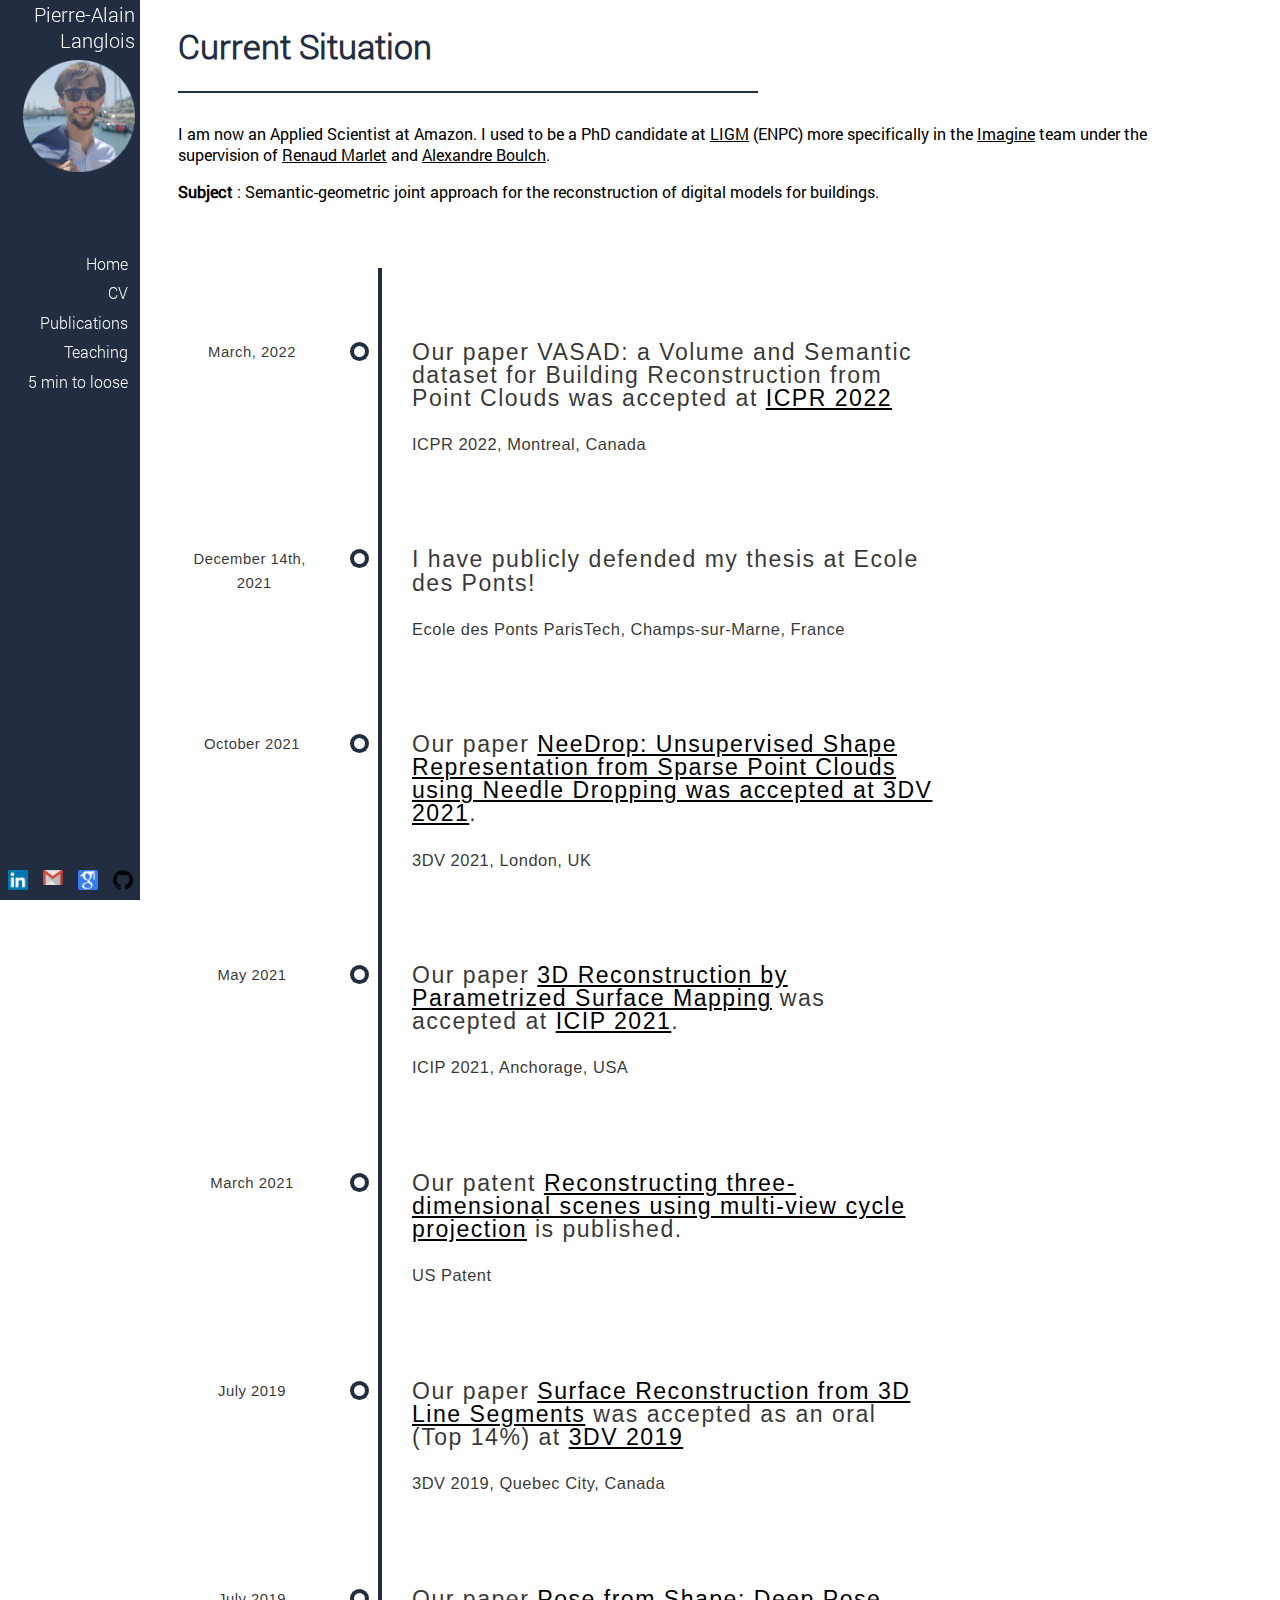
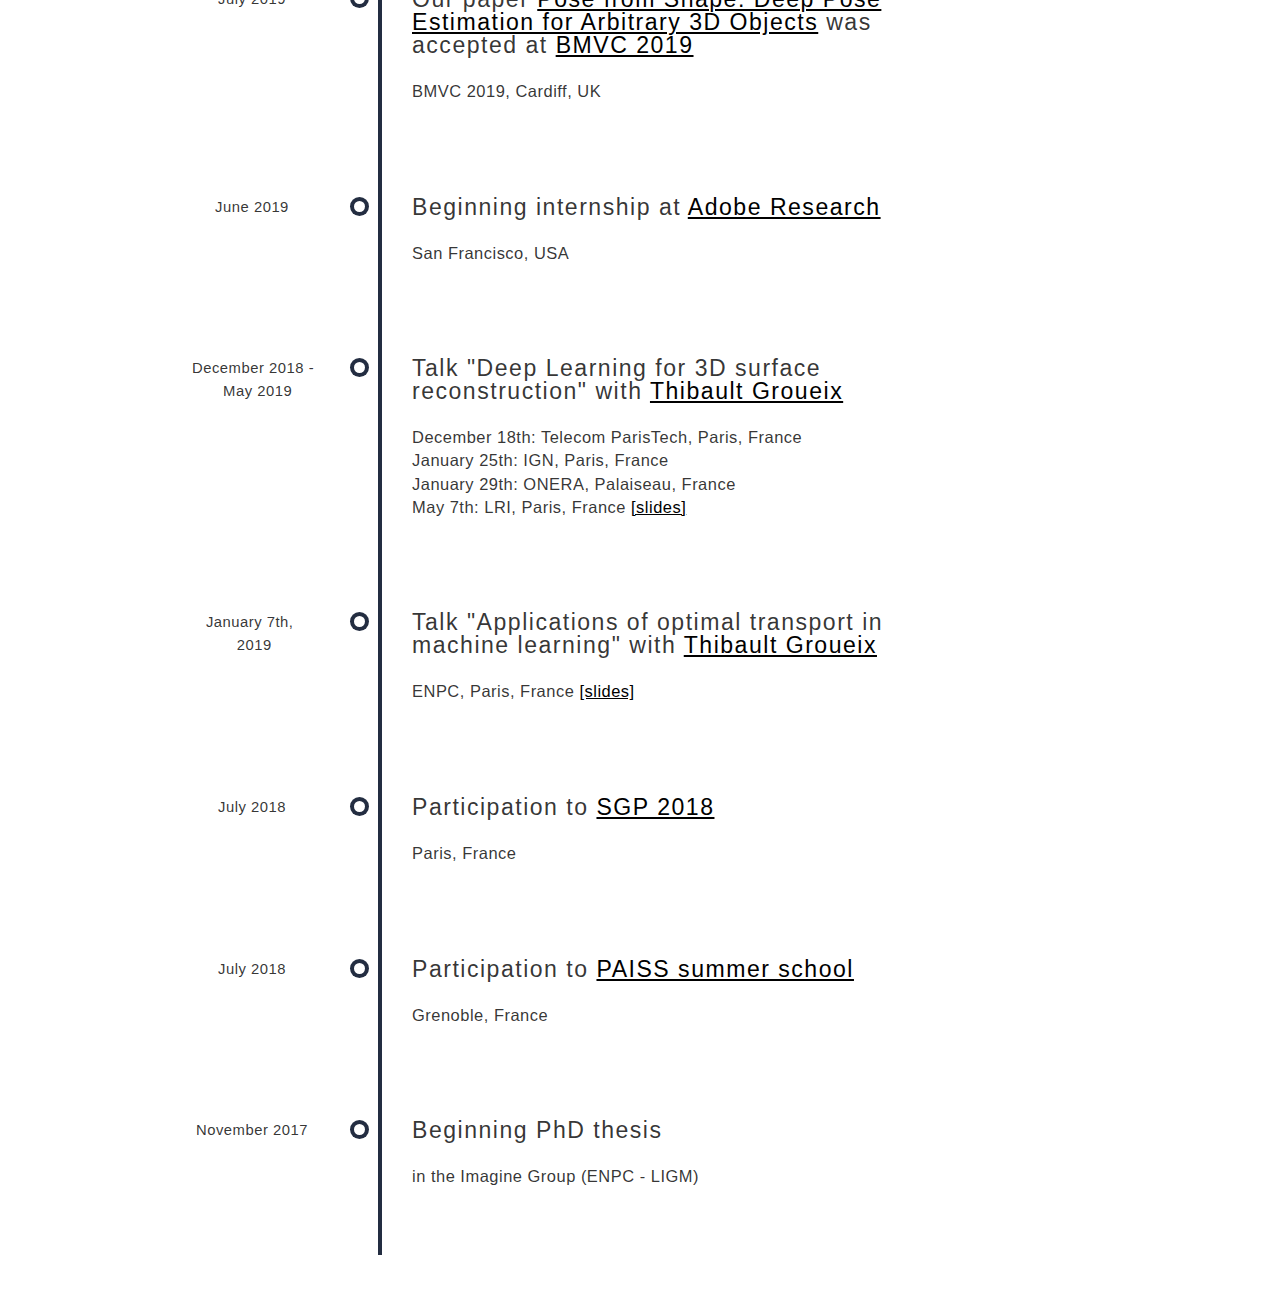
<file: index.html>
<!DOCTYPE HTML PUBLIC "-//W3C//DTD HTML 4.01 Transitional//EN" "http://www.w3.org/TR/html4/loose.dtd"> 
<html lang="en">
<head>
 <meta http-equiv="content-type" content="text/html; charset=utf-8"> 
 <title>Pierre-Alain Langlois</title>
 <link rel="stylesheet" type="text/css" href="css/mystyle.css"> 
 <script src="https://ajax.googleapis.com/ajax/libs/jquery/3.2.1/jquery.min.js" type="text/javascript"></script>
 <script src="js/my_script.js" type="text/javascript"></script>
 <meta name="viewport" content="width=device-width, initial-scale=1.0, minimum-scale=1.0, maximum-scale=1.0">
 <!-- Global site tag (gtag.js) - Google Analytics -->
<script async src="https://www.googletagmanager.com/gtag/js?id=UA-119564285-1"></script>
<script>
  window.dataLayer = window.dataLayer || [];
  function gtag(){dataLayer.push(arguments);}
  gtag('js', new Date());
  gtag('config', 'UA-119564285-1');
</script>

</head> 
<body> 
  <div id="global-container">
    <div id ="menu-panel">
      <a href="javascript:void(0)" class="closebtn" onclick="closeNav()">&times;</a>
      <div id="title-container">
        <div id="my-title">
          Pierre-Alain<br>Langlois
        </div>
        <img src="images/Pierre_round_small_2.png" alt="Profile Pic" class="prof-pict">
        <ul id="link-list">
          <li class="link-elem"><a id="home_link" href="index.html?page=home" class="menu_link">Home</a></li>
          <li class="link-elem"><a id="CV_link" href="index.html?page=CV" class="menu_link">CV</a></li>
          <li class="link-elem"><a id="publications_link" href="index.html?page=publications" class="menu_link">Publications</a></li>
          <li class="link-elem"><a id="teaching_link" href="index.html?page=teaching" class="menu_link">Teaching</a></li>
          <li class="link-elem"><a id="minutes_loose" href="index.html?page=minutes_loose" class="menu_link">5 min to loose</a></li>
        </ul> 
        <div id="title-bottom-margin">
          &nbsp;
        </div> 
      </div>
      <div id="social-nets">
        <a target="_blank" href="http://www.linkedin.com/in/pierrealainlanglois"><img src="images/linkedin.png" alt="Linkedin" class="social-pict"></a>
        <a href="&#109;&#97;&#105;&#108;&#116;&#111;&#58;&#108;&#97;&#110;&#103;&#108;&#111;&#105;&#115;&#112;&#105;&#101;&#114;&#114;&#101;&#97;&#108;&#97;&#105;&#110;&#64;&#103;&#109;&#97;&#105;&#108;&#46;&#99;&#111;&#109;"><img src="images/gmail.png" alt="Gmail" class="social-pict"></a>
        <a target="_blank" href="https://scholar.google.fr/citations?user=MtaoVfAAAAAJ&amp;hl=fr&amp;oi=sra"><img src="images/scholar.png" alt="Google Scholar" class="social-pict"></a>
        <a target="_blank" href="https://github.com/palanglois"><img src="images/github.png" alt="Github" class="social-pict"></a>
      </div>
    </div>
    <div id="content-container">
      <div id="content-head">
        <div id="menu-symbol-holder">
          <span id="menu-button" onclick="openNav()">&#8801;</span>
        </div>
        <div id="content-title">
        </div>
      </div>
      <div id="content-main"></div>
      <div id="debug-info"></div>
    </div>
  </div>
</body> 
</html>
</file>
<file: css/mystyle.css>
@font-face {
  font-family: "Roboto";
  src: url("font/Roboto-Regular.ttf");
}

@font-face {
  font-family: "RobotoCondensed-Light";
  src: url("font/RobotoCondensed-Light.ttf");
}

@font-face {
  font-family: "Roboto-Light";
  src: url("font/Roboto-Light.ttf");
}

/* Import */

@import url('https://fonts.googleapis.com/css?family=Chivo:300,300i,400,400i,700,700i,900,900i|Saira+Extra+Condensed:100,200,300,400,500,600,700,800|Saira:100,200,300,400,500,600,700,800');

/* Variables */


html {
  height: 100%;
}

body {
  margin: 0;
  min-height: 100%;
  background-color: white;
  font-family: Roboto-light;
}

h1, h1 a 
{
  color: #232D41;
  text-decoration: none;
  position: relative;
}

h1 > a:before
{
  content: "";
  position: absolute;
  width: 100%;
  height: 2px;
  bottom: 0;
  left: 0;
  background-color: #232D41;
  visibility: hidden;
  -webkit-transform: scaleX(0);
  transform: scaleX(0);
  -webkit-transition: all 0.2s ease-in-out 0s;
  transition: all 0.2s ease-in-out 0s;
}

h1 > a:hover:before 
{ 
  visibility: visible;
  -webkit-transform: scaleX(1);
  transform: scaleX(1);
}

h2 {
  color: #232D41;
}

a {
  color: black;
}
  
ul
{
  display: inline-block;
}

.menu_link
{
  color: white;
  text-decoration: none;
  outline: 0;
  font-size: x-large;
  font-family: Roboto-Light;
  margin-right: 29px;
  display: block;
}

hr {display: none;}

.emscripten { padding-right: 0; margin-left: auto; margin-right: auto; display: none;}

#output {
  display: block;
  width: 50%;
  height: 225px;
}

li
{
  margin-left: -26px;
  width: 288px;
}

li:hover
{
  background-color: white;
  color: black;
}

li:hover .menu_link
{
  color: black;
}

.course_title
{
  margin-top: 0px;
  margin-bottom: 0px;
}

.course_subtitle
{
  color: #494E52;
}

.course_content
{
  margin-left: 20px;
  margin-bottom: 20px;
}

.course_list
{
  width: 100%;
  margin-bottom: 0px;
}

.course_category
{
  margin-bottom: 0px;
  color: #494E52;
}

/* Timeline */

/* Timeline */
.timeline {
  border-left: 4px solid #232D41;
  border-bottom-right-radius: 4px;
  border-top-right-radius: 4px;
  /*background: #DEDEDE; rgba(255, 255, 255, 0.03);*/
  color: rgba(0, 0, 0, 0.8);
  font-family: 'Chivo', sans-serif;
  margin: 50px auto;
  letter-spacing: 0.5px;
  position: relative;
  line-height: 1.4em;
  font-size: 1.03em;
  padding: 50px;
  list-style: none;
  text-align: left;
  font-weight: 100;
  max-width: 50%;
  width: 50%;
  margin-left: 220px;
}
.timeline h1 {
  font-family: 'Saira', sans-serif;
  letter-spacing: 1.5px;
  font-weight: 100;
  font-size: 1.4em;
}
.timeline h2,
.timeline h3 {
  font-family: 'Saira', sans-serif;
  letter-spacing: 1.5px;
  font-weight: 400;
  font-size: 1.4em;
}
.timeline .event {
  border-bottom: 1px dashed rgba(255, 255, 255, 0.1);
  padding-bottom: 25px;
  margin-bottom: 50px;
  position: relative;
  width: 100%;
}
.timeline .event:last-of-type {
  padding-bottom: 0;
  margin-bottom: 0;
  border: none;
}
.timeline .event:before,
.timeline .event:after {
  position: absolute;
  display: block;
  top: 0;
}
.timeline .event:before {
  left: -250px;
  /*color: rgba(255, 255, 255, 0.4);*/
  content: attr(data-date);
  text-align: center;
  font-weight: 100;
  font-size: 0.9em;
  min-width: 120px;
  font-family: 'Saira', sans-serif;
  white-space: pre;
}
.timeline .event:after {
  box-shadow: 0 0 0 4px #232D41;
  left: -57.85px;
  /*background: #DEDEDE;*/
  border-radius: 50%;
  height: 11px;
  width: 11px;
  content: "";
  top: 5px;
}

.timeline .event:hover {
  background-color: #DEDEDE;
}

.prof-pict {
  width: 60%;
  height: auto;
  float: right;
  margin-top: 5%;
  margin-bottom: 3%;
}

.article-text {
  color: #494e52;
  display: block;
  max-width: 64%;
  float: left;
  margin-left: 15px;
}

.authors-text
{
  color: black;
  font-weight: bold;
}

.abstract-title
{
  font-weight: bold;
}

.abstract-text
{
  font-size: small;
}

.card
{
  border: 1px solid rgba(0,0,0,.125);
  width: 100%;
  font-size: 90%;
}

.border-link
{
  border: 1px solid black;
  width: 90%;
}

.article-container
{
  width: 100%;
  overflow: hidden;
  margin-top: 55px;
}

.image-container
{
  float: left;
  max-width: 33%;
}

.cv-category
{
  margin-top: 40px;
}

.cv-subcategory
{
  margin-top: 30px;
}

#inpWidth
{
  width: 50%;
}

#container
{
  margin-bottom: 30px;
}

#container-top
{
  margin-bottom: 20px;
}

#renderers-container
{
  width: 60%;
  margin-top: 1%;
}

#global-container
{
  height:100vh;
  display: flex;
  align-items: center;
}

#menu-panel
{
  position: fixed;
  margin-top: 0px;
  top: 0px;
  position: fixed;
  height: 100%;
  background-color: #232D41;
  color: black;
  display: flex;
  flex-direction: column;
  width: 288px;
  align-items: center;
  flex-basis: 0px;
  flex-grow: 1;
  transition: width 0.5s;
  -webkit-transition: width 0.5s;
  z-index : 1;
}

#content-container
{
  margin-left: 288px;
  width: 100%;
  height: 100%;
  /*display: flex;
  flex-direction: column;*/
  align-items: center;
  flex: 1;
}

#title-container
{
  display: block;
  width: 237px;
  margin-top: 1%;
}

#title-bottom-margin
{
  display: inline-block;
  min-height: 55px;
}

#my-title
{
  font-size: 40px;
  float:right;
  text-align: right;
  color: white;
}

#link-list
{
  line-height: 300%;
  list-style-type:none;
  text-align: right;
  padding: 0;
  margin-top: 10vh;
}

#content-head
{
  display: flex;
  flex-direction: row;
  font-size: 17px;
  justify-content: flex-start; /* align horizontal */
  align-items: left; /* align vertical */
  width: 100%;
  color: #444;
  min-height: 90px;
}

#content-title
{
  border-bottom-style: solid;
  border-bottom-color: #232D41;
  border-bottom-width: 2px;
  width: 50%;
  margin-left: 5%;
}

#content-main
{
  margin-top: 30px;
  margin-left: 5%;
  margin-right: 5%;
  width: 90%;
  font-family: Roboto;
}

#social-nets
{
  position: fixed;
  bottom: 10px;
  width: inherit;
  display: flex;
  justify-content: space-around;
}

#menu-symbol-holder
{
  display: none;
}

.closebtn
{
  display: none;
}

/* Special rules for tablets */
@media only screen and (max-width: 1290px)
{

  .timeline 
  {
    margin-left: 200px;
  }

  .timeline .event
  {
    margin-left: -20px;
  }

  .timeline .event::before
  {
    left: -220px;
  }

  #menu-panel
  {
    width: 140px;
  }

  .prof-pict
  {
    width: 80%;
    height: auto;
    float: right;
  }

  .social-pict
  {
    width: 20px;
    height: auto;
  }

  .article-text
  {
    max-width: 85%;
  }

  a
  {
    width: 20px;
    height: auto;
  }

  p
  {
    font-size: inherit;
  }

  #title-container
  {
    display: block;
    width: 140px;
    margin-right: 7%;
  }

  #my-title
  {
    font-size: 20px;
  }

  #content-container 
  {
    margin-left: 120px;
  }

  #link-list
  {
    line-height: 185%;
    margin-top: 8vh;
  }

  #renderers-container
  {
    width: 80%;
  }

  .menu_link
  {
    font-size: inherit;
    margin-right: 10px;
    width: 91%;
  }

  .link-elem
  {
    margin-left: 5px;
    width: 140px;
  }

  .article-pict
  {
    display: none;
  }
}

/* Special rules for mobile */
@media only screen and (max-width:669px)
{

  .timeline 
  {
    margin-left: 115px;
  }

  .timeline .event::before
  {
    left: -149px;
    font-size: 0.6em;
  }

  .timeline .event::after
  {
    left: -35px;
  }

  .timeline .event
  {
    margin-left: -40px;
  }

  .timeline h3
  {
    font-size: 1em;
    /*margin-left: -15px;*/
  }

  h1
  {
    font-size: 18px;
  }

  #menu-panel
  {
    width: 0px;
    overflow-y: scroll;
    overflow-x: hidden;
  }

  #content-container 
  {
    margin-left: 0px;
  }

  #content-head
  {
    font-size: 19px;
    text-align: center;
    min-height: 50px;
  }

  #menu-symbol-holder
  {
    display: block;
    /*width: 90%;*/
    font-size: xx-large;
    text-align: left;
  }
  
  #menu-button
  {
    cursor:pointer;
    margin-left: 40%;
  }

  #title-container
  {
    top: 37px;
    position: relative;
    width: 0;
    font-size: 0;
    padding-right: 20px;
    transition: width 0.5s;
    -webkit-transition: width 0.5s;
  }

  #renderers-container
  {
    flex-direction: column;
  }

  #link-list
  { 
    line-height: 44px;
  }

  .social-pict
  {
    width: 0px;
    height: auto;
  }

  .closebtn
  {
    display: block;
    text-decoration: none;
    position: absolute;
    right: 14px;
    top: 0px;
    font-size: xx-large;
    color: white;
  }

  .menu_link
  {
    font-size: 0px;
  }
}
</file>
